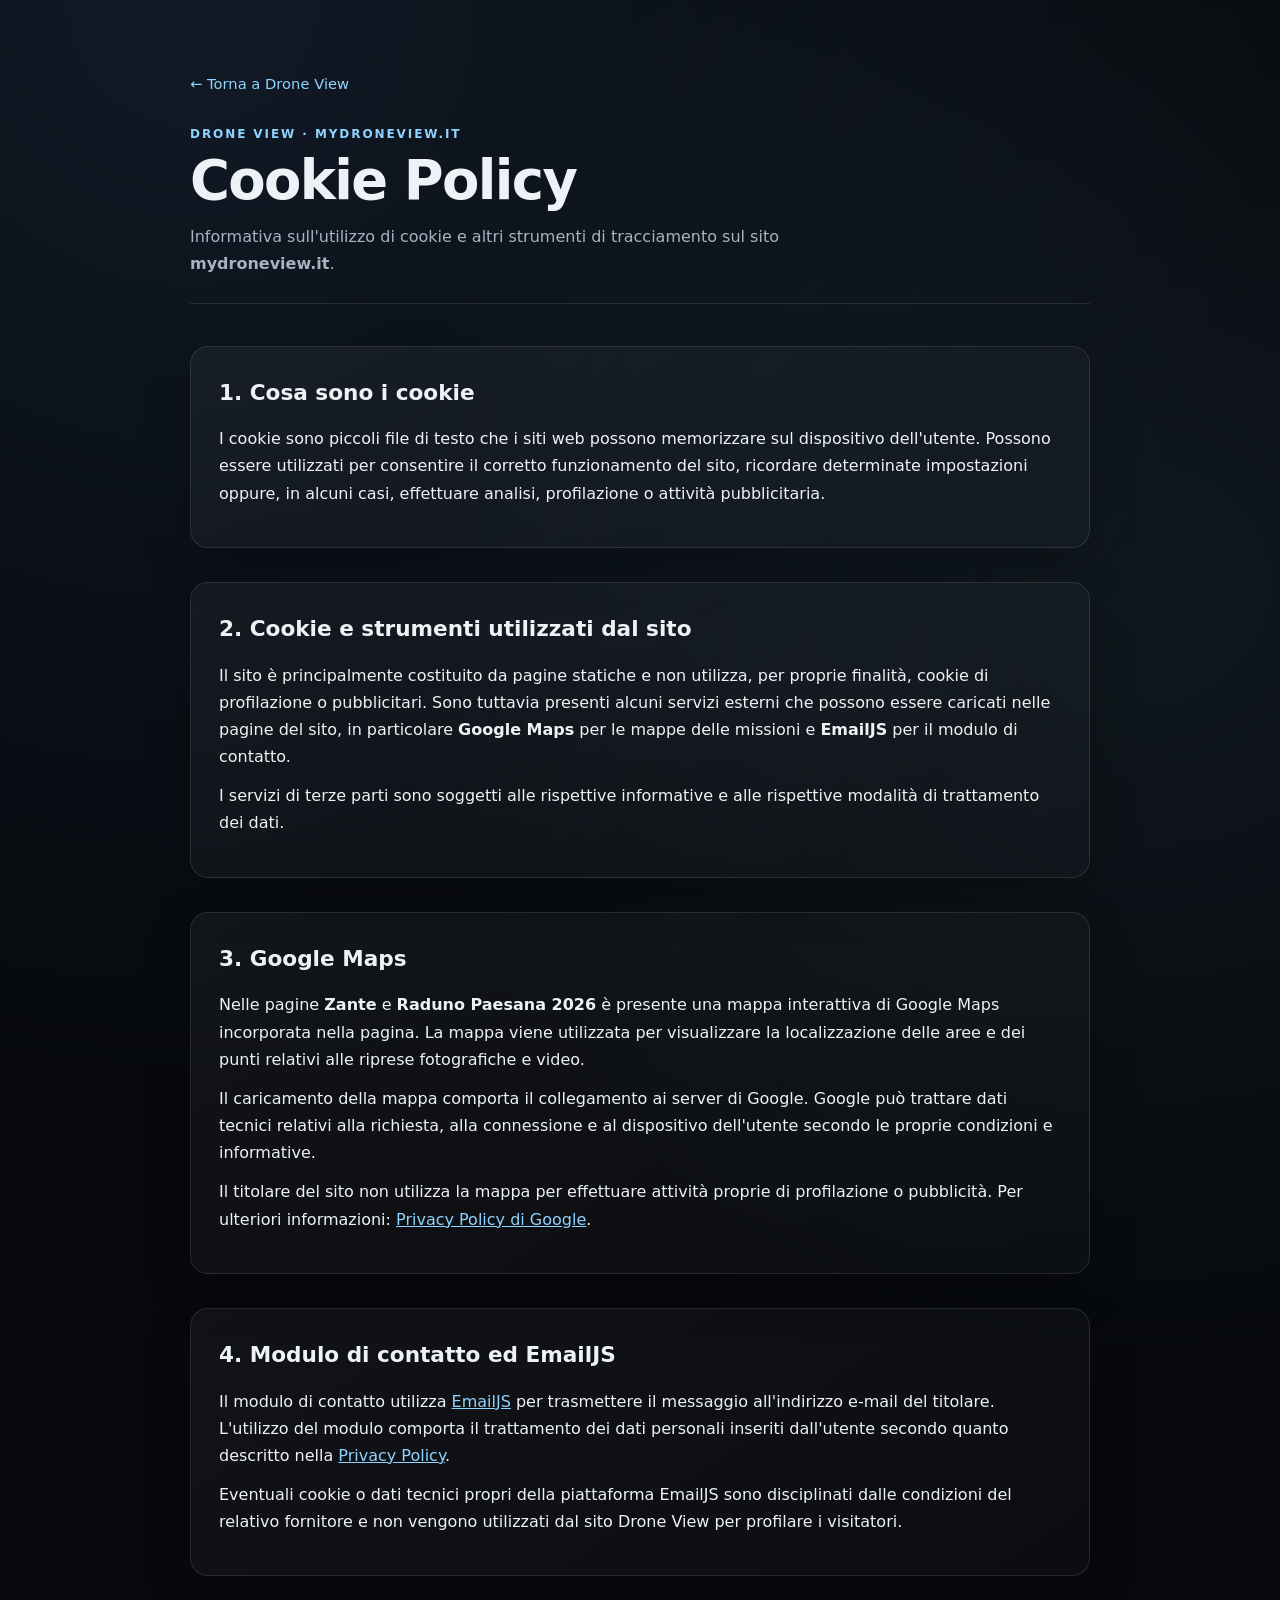
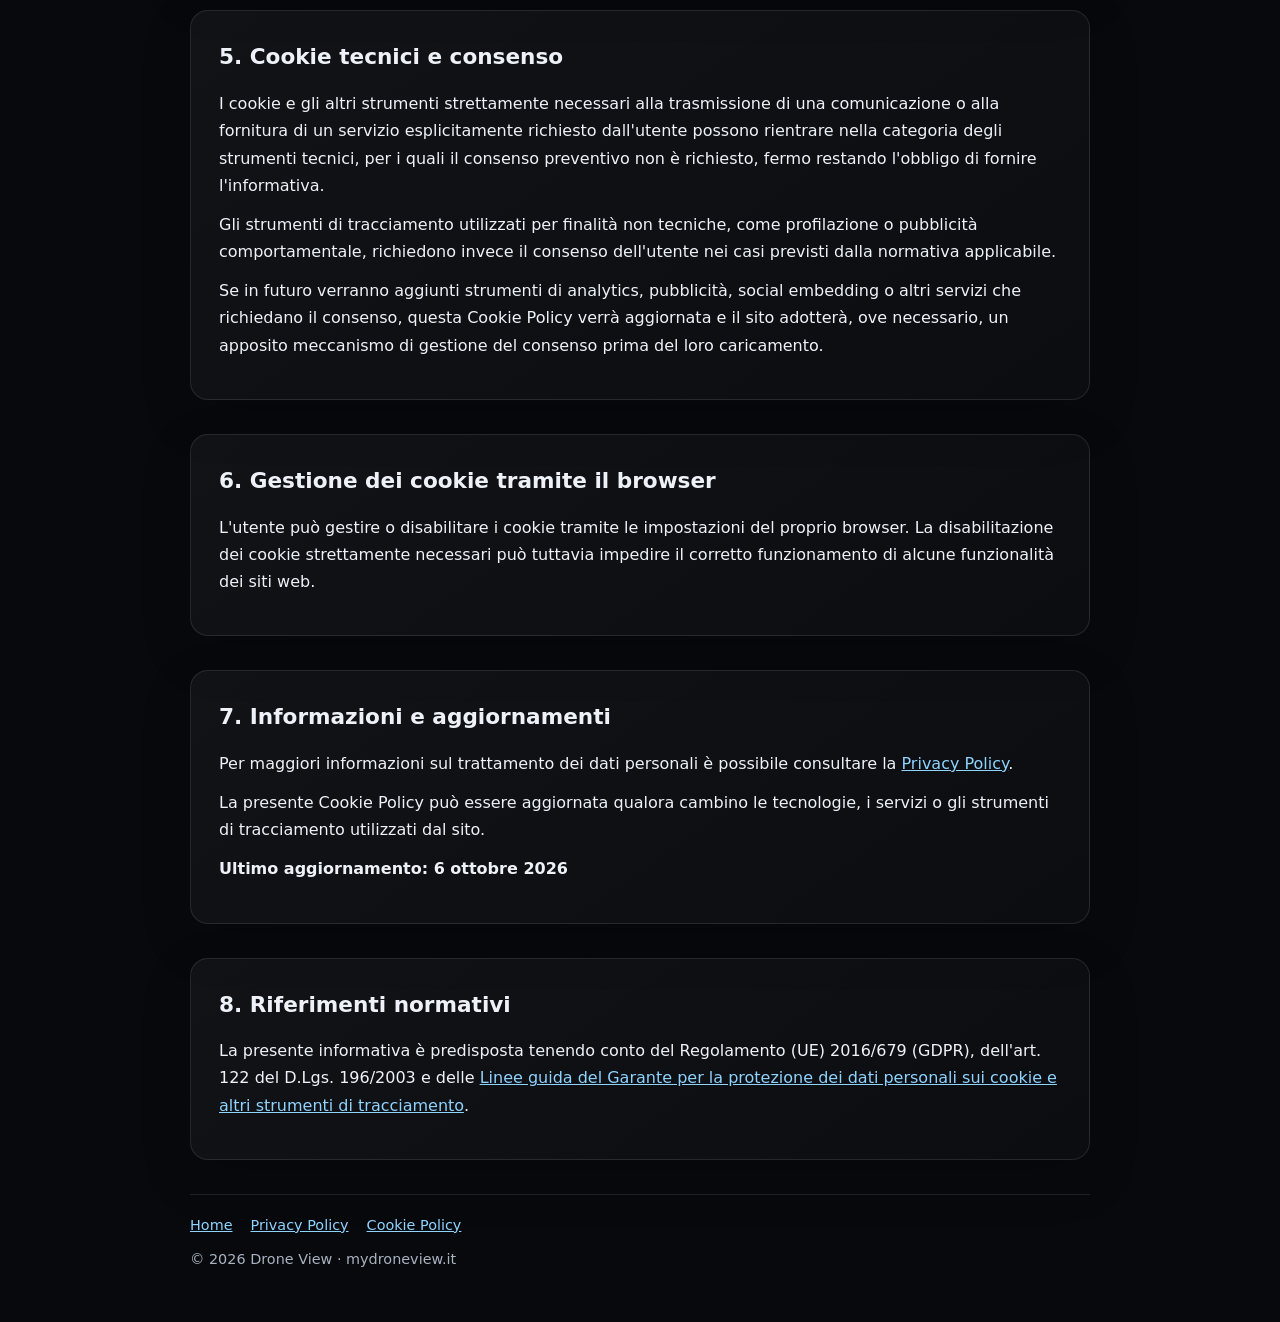
<file: pages/cookie.html>
<!doctype html><html lang="it"><head><meta charset="utf-8"><meta name="viewport" content="width=device-width,initial-scale=1"><meta name="robots" content="index,follow"><meta name="description" content="Informativa Cookie di Drone View - mydroneview.it"><title>Cookie Policy | Drone View</title><style>
:root{--bg:#07090d;--surface:#10141b;--text:#eef2f7;--muted:#a9b2bf;--accent:#8fd3ff;--border:rgba(255,255,255,.10);--max:900px}
*{box-sizing:border-box}html{scroll-behavior:smooth}body{margin:0;background:radial-gradient(circle at 15% 0%,rgba(100,170,255,.10),transparent 35%),radial-gradient(circle at 90% 20%,rgba(130,220,255,.07),transparent 30%),var(--bg);color:var(--text);font-family:Inter,ui-sans-serif,system-ui,-apple-system,BlinkMacSystemFont,"Segoe UI",sans-serif;line-height:1.7}a{color:var(--accent)}a:hover{opacity:.85}.page{width:min(calc(100% - 40px),var(--max));margin:auto;padding:70px 0 50px}.back{display:inline-flex;margin-bottom:28px;text-decoration:none;font-size:.92rem}header{margin-bottom:42px;padding-bottom:25px;border-bottom:1px solid var(--border)}.eyebrow{margin:0 0 8px;color:var(--accent);text-transform:uppercase;letter-spacing:.16em;font-size:.75rem;font-weight:700}h1{margin:0 0 12px;font-size:clamp(2rem,5vw,3.4rem);line-height:1.08;letter-spacing:-.03em}.subtitle{margin:0;color:var(--muted);max-width:720px}section{margin:0 0 34px;padding:28px;background:linear-gradient(145deg,rgba(255,255,255,.045),rgba(255,255,255,.018));border:1px solid var(--border);border-radius:18px;box-shadow:0 18px 50px rgba(0,0,0,.18)}h2{margin:0 0 14px;font-size:1.35rem}h3{margin:22px 0 8px;font-size:1.05rem}p{margin:0 0 12px}ul{margin:8px 0 14px 22px;padding:0}li{margin:5px 0}.note{padding:15px 18px;border-left:3px solid var(--accent);background:rgba(143,211,255,.06);border-radius:0 10px 10px 0;color:#dce7f2}.muted{color:var(--muted)}footer{padding-top:18px;border-top:1px solid var(--border);color:var(--muted);font-size:.9rem}.footer-links{display:flex;flex-wrap:wrap;gap:18px;margin-bottom:10px}@media(max-width:600px){.page{width:min(calc(100% - 24px),var(--max));padding-top:40px}section{padding:21px;border-radius:14px}}
</style><link rel="icon" type="image/svg+xml" href="../assets/images/logo-mark.svg"></head><body><main class="page"><a class="back" href="../index.html">← Torna a Drone View</a><header><p class="eyebrow">Drone View · mydroneview.it</p><h1>Cookie Policy</h1><p class="subtitle">Informativa sull'utilizzo di cookie e altri strumenti di tracciamento sul sito <strong>mydroneview.it</strong>.</p></header>
<section><h2>1. Cosa sono i cookie</h2><p>I cookie sono piccoli file di testo che i siti web possono memorizzare sul dispositivo dell'utente. Possono essere utilizzati per consentire il corretto funzionamento del sito, ricordare determinate impostazioni oppure, in alcuni casi, effettuare analisi, profilazione o attività pubblicitaria.</p></section>
<section><h2>2. Cookie e strumenti utilizzati dal sito</h2><p>Il sito è principalmente costituito da pagine statiche e non utilizza, per proprie finalità, cookie di profilazione o pubblicitari. Sono tuttavia presenti alcuni servizi esterni che possono essere caricati nelle pagine del sito, in particolare <strong>Google Maps</strong> per le mappe delle missioni e <strong>EmailJS</strong> per il modulo di contatto.</p><p>I servizi di terze parti sono soggetti alle rispettive informative e alle rispettive modalità di trattamento dei dati.</p></section>
<section><h2>3. Google Maps</h2><p>Nelle pagine <strong>Zante</strong> e <strong>Raduno Paesana 2026</strong> è presente una mappa interattiva di Google Maps incorporata nella pagina. La mappa viene utilizzata per visualizzare la localizzazione delle aree e dei punti relativi alle riprese fotografiche e video.</p><p>Il caricamento della mappa comporta il collegamento ai server di Google. Google può trattare dati tecnici relativi alla richiesta, alla connessione e al dispositivo dell'utente secondo le proprie condizioni e informative.</p><p>Il titolare del sito non utilizza la mappa per effettuare attività proprie di profilazione o pubblicità. Per ulteriori informazioni: <a href="https://policies.google.com/privacy" target="_blank" rel="noopener noreferrer">Privacy Policy di Google</a>.</p></section>
<section><h2>4. Modulo di contatto ed EmailJS</h2><p>Il modulo di contatto utilizza <a href="https://www.emailjs.com/" target="_blank" rel="noopener noreferrer">EmailJS</a> per trasmettere il messaggio all'indirizzo e-mail del titolare. L'utilizzo del modulo comporta il trattamento dei dati personali inseriti dall'utente secondo quanto descritto nella <a href="privacy.html">Privacy Policy</a>.</p><p>Eventuali cookie o dati tecnici propri della piattaforma EmailJS sono disciplinati dalle condizioni del relativo fornitore e non vengono utilizzati dal sito Drone View per profilare i visitatori.</p></section>
<section><h2>5. Cookie tecnici e consenso</h2><p>I cookie e gli altri strumenti strettamente necessari alla trasmissione di una comunicazione o alla fornitura di un servizio esplicitamente richiesto dall'utente possono rientrare nella categoria degli strumenti tecnici, per i quali il consenso preventivo non è richiesto, fermo restando l'obbligo di fornire l'informativa.</p><p>Gli strumenti di tracciamento utilizzati per finalità non tecniche, come profilazione o pubblicità comportamentale, richiedono invece il consenso dell'utente nei casi previsti dalla normativa applicabile.</p><p>Se in futuro verranno aggiunti strumenti di analytics, pubblicità, social embedding o altri servizi che richiedano il consenso, questa Cookie Policy verrà aggiornata e il sito adotterà, ove necessario, un apposito meccanismo di gestione del consenso prima del loro caricamento.</p></section>
<section><h2>6. Gestione dei cookie tramite il browser</h2><p>L'utente può gestire o disabilitare i cookie tramite le impostazioni del proprio browser. La disabilitazione dei cookie strettamente necessari può tuttavia impedire il corretto funzionamento di alcune funzionalità dei siti web.</p></section>
<section><h2>7. Informazioni e aggiornamenti</h2><p>Per maggiori informazioni sul trattamento dei dati personali è possibile consultare la <a href="privacy.html">Privacy Policy</a>.</p><p>La presente Cookie Policy può essere aggiornata qualora cambino le tecnologie, i servizi o gli strumenti di tracciamento utilizzati dal sito.</p><p><strong>Ultimo aggiornamento: 6 ottobre 2026</strong></p></section>
<section><h2>8. Riferimenti normativi</h2><p>La presente informativa è predisposta tenendo conto del Regolamento (UE) 2016/679 (GDPR), dell'art. 122 del D.Lgs. 196/2003 e delle <a href="https://www.garanteprivacy.it/home/docweb/-/docweb-display/docweb/9677876" target="_blank" rel="noopener noreferrer">Linee guida del Garante per la protezione dei dati personali sui cookie e altri strumenti di tracciamento</a>.</p></section><footer><div class="footer-links"><a href="index.html">Home</a><a href="privacy.html">Privacy Policy</a><a href="cookie.html">Cookie Policy</a></div><div>© 2026 Drone View · mydroneview.it</div></footer></main></body></html>
</file>
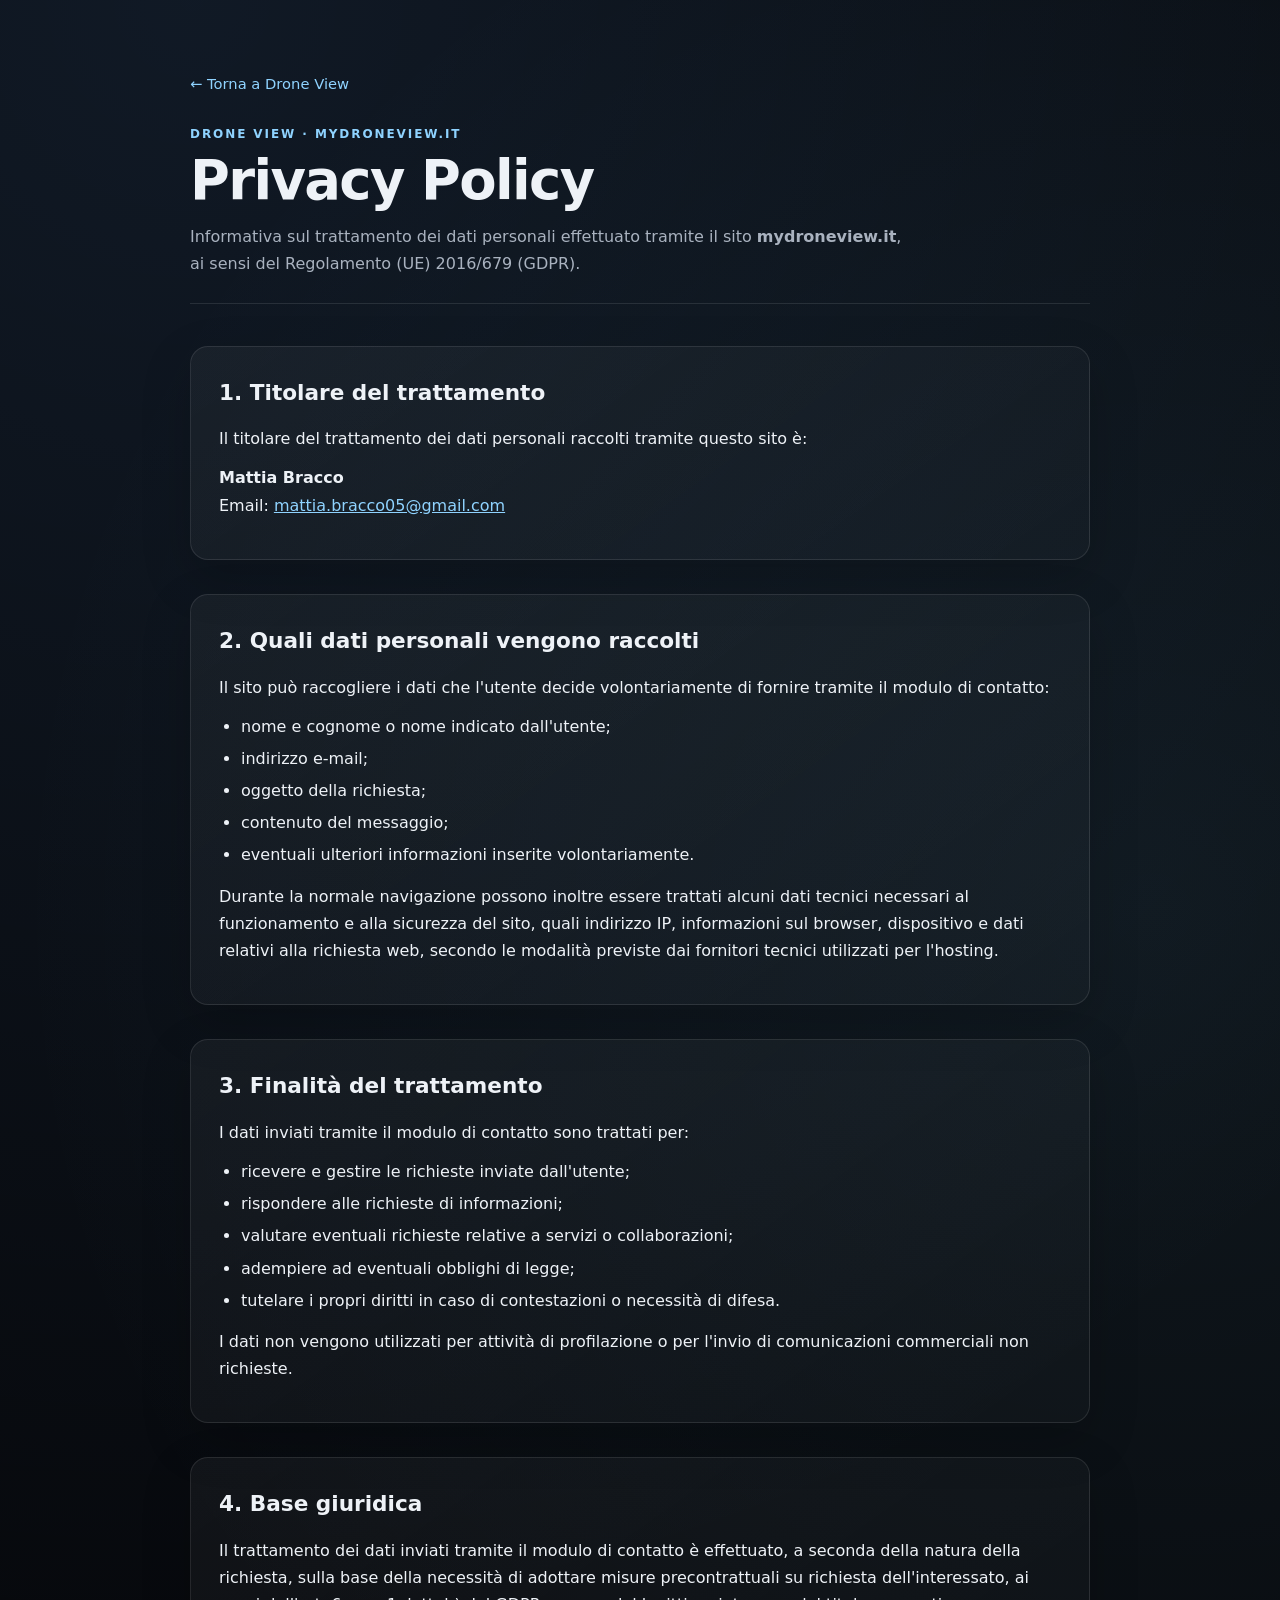
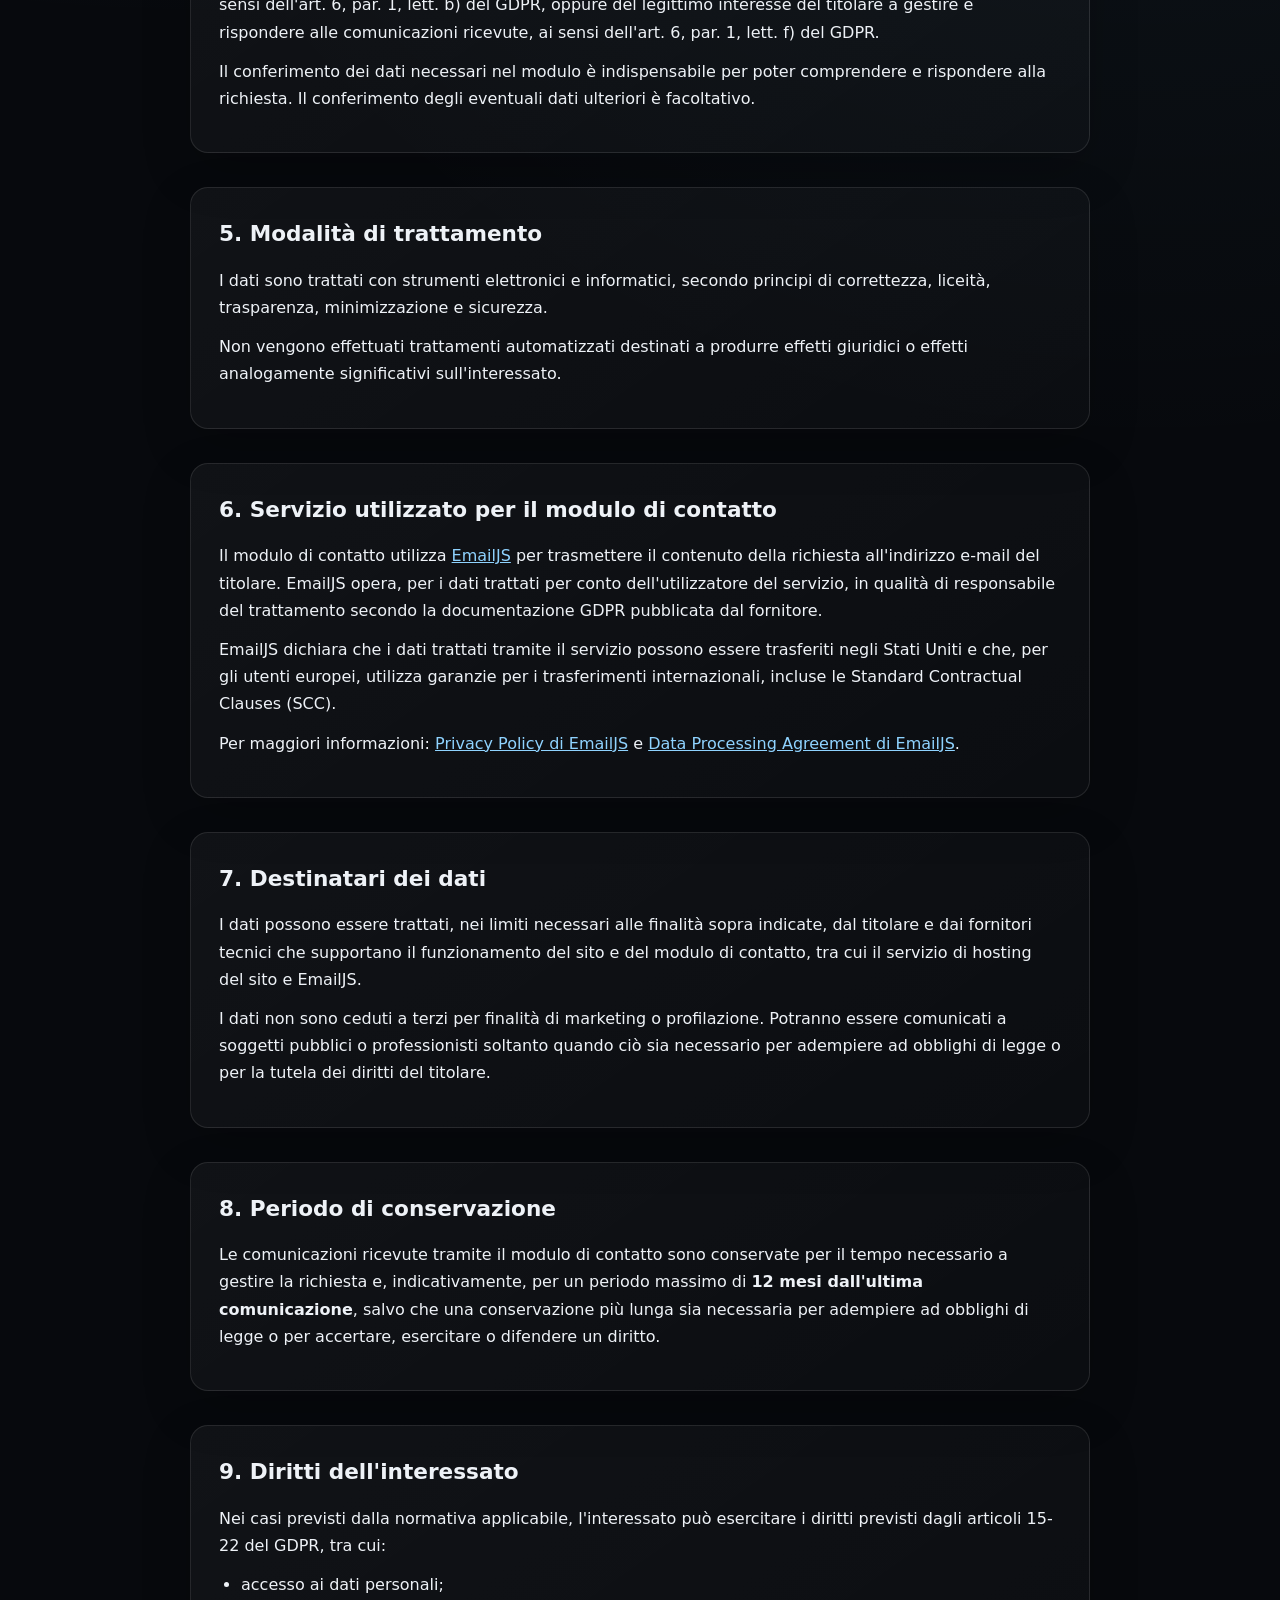
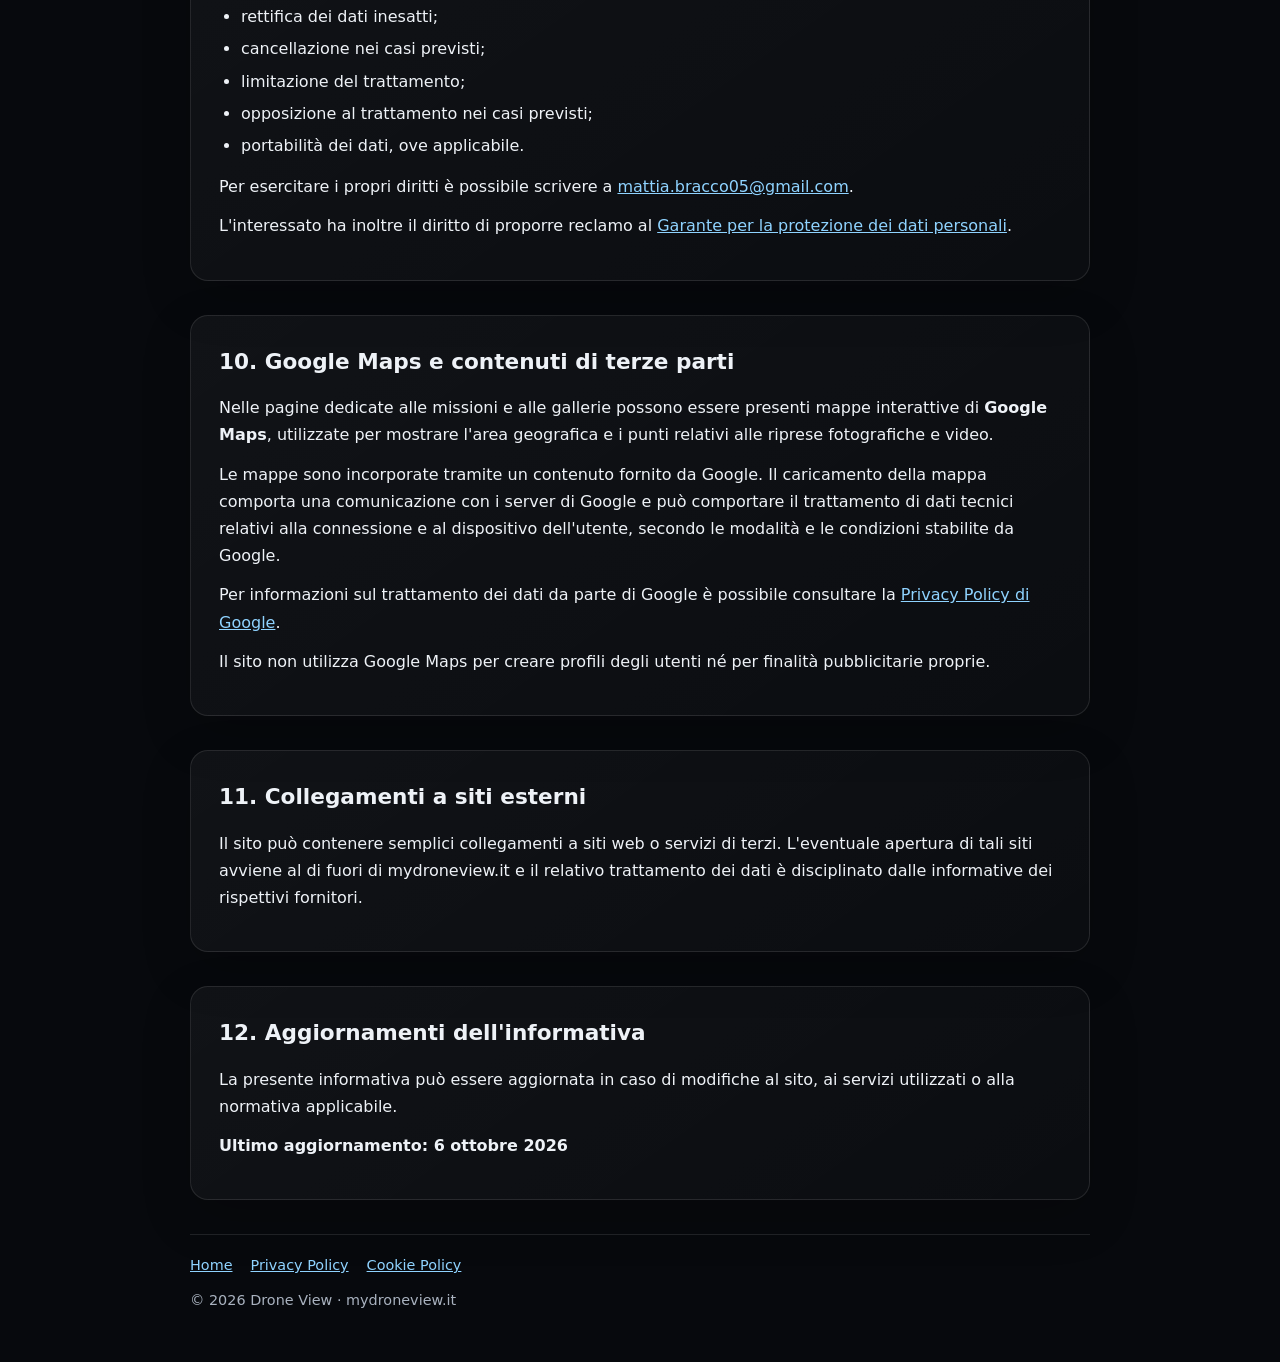
<file: pages/privacy.html>
<!doctype html><html lang="it"><head><meta charset="utf-8"><meta name="viewport" content="width=device-width,initial-scale=1"><meta name="robots" content="index,follow"><meta name="description" content="Informativa Privacy di Drone View - mydroneview.it"><title>Privacy Policy | Drone View</title><style>
:root{--bg:#07090d;--surface:#10141b;--text:#eef2f7;--muted:#a9b2bf;--accent:#8fd3ff;--border:rgba(255,255,255,.10);--max:900px}
*{box-sizing:border-box}html{scroll-behavior:smooth}body{margin:0;background:radial-gradient(circle at 15% 0%,rgba(100,170,255,.10),transparent 35%),radial-gradient(circle at 90% 20%,rgba(130,220,255,.07),transparent 30%),var(--bg);color:var(--text);font-family:Inter,ui-sans-serif,system-ui,-apple-system,BlinkMacSystemFont,"Segoe UI",sans-serif;line-height:1.7}a{color:var(--accent)}a:hover{opacity:.85}.page{width:min(calc(100% - 40px),var(--max));margin:auto;padding:70px 0 50px}.back{display:inline-flex;margin-bottom:28px;text-decoration:none;font-size:.92rem}header{margin-bottom:42px;padding-bottom:25px;border-bottom:1px solid var(--border)}.eyebrow{margin:0 0 8px;color:var(--accent);text-transform:uppercase;letter-spacing:.16em;font-size:.75rem;font-weight:700}h1{margin:0 0 12px;font-size:clamp(2rem,5vw,3.4rem);line-height:1.08;letter-spacing:-.03em}.subtitle{margin:0;color:var(--muted);max-width:720px}section{margin:0 0 34px;padding:28px;background:linear-gradient(145deg,rgba(255,255,255,.045),rgba(255,255,255,.018));border:1px solid var(--border);border-radius:18px;box-shadow:0 18px 50px rgba(0,0,0,.18)}h2{margin:0 0 14px;font-size:1.35rem}h3{margin:22px 0 8px;font-size:1.05rem}p{margin:0 0 12px}ul{margin:8px 0 14px 22px;padding:0}li{margin:5px 0}.note{padding:15px 18px;border-left:3px solid var(--accent);background:rgba(143,211,255,.06);border-radius:0 10px 10px 0;color:#dce7f2}.muted{color:var(--muted)}footer{padding-top:18px;border-top:1px solid var(--border);color:var(--muted);font-size:.9rem}.footer-links{display:flex;flex-wrap:wrap;gap:18px;margin-bottom:10px}@media(max-width:600px){.page{width:min(calc(100% - 24px),var(--max));padding-top:40px}section{padding:21px;border-radius:14px}}
</style><link rel="icon" type="image/svg+xml" href="../assets/images/logo-mark.svg"></head><body><main class="page"><a class="back" href="../index.html">← Torna a Drone View</a><header><p class="eyebrow">Drone View · mydroneview.it</p><h1>Privacy Policy</h1><p class="subtitle">Informativa sul trattamento dei dati personali effettuato tramite il sito <strong>mydroneview.it</strong>, ai sensi del Regolamento (UE) 2016/679 (GDPR).</p></header>
<section><h2>1. Titolare del trattamento</h2><p>Il titolare del trattamento dei dati personali raccolti tramite questo sito è:</p><p><strong>Mattia Bracco</strong><br>Email: <a href="mailto:mattia.bracco05@gmail.com">mattia.bracco05@gmail.com</a></p></section>
<section><h2>2. Quali dati personali vengono raccolti</h2><p>Il sito può raccogliere i dati che l'utente decide volontariamente di fornire tramite il modulo di contatto:</p><ul><li>nome e cognome o nome indicato dall'utente;</li><li>indirizzo e-mail;</li><li>oggetto della richiesta;</li><li>contenuto del messaggio;</li><li>eventuali ulteriori informazioni inserite volontariamente.</li></ul><p>Durante la normale navigazione possono inoltre essere trattati alcuni dati tecnici necessari al funzionamento e alla sicurezza del sito, quali indirizzo IP, informazioni sul browser, dispositivo e dati relativi alla richiesta web, secondo le modalità previste dai fornitori tecnici utilizzati per l'hosting.</p></section>
<section><h2>3. Finalità del trattamento</h2><p>I dati inviati tramite il modulo di contatto sono trattati per:</p><ul><li>ricevere e gestire le richieste inviate dall'utente;</li><li>rispondere alle richieste di informazioni;</li><li>valutare eventuali richieste relative a servizi o collaborazioni;</li><li>adempiere ad eventuali obblighi di legge;</li><li>tutelare i propri diritti in caso di contestazioni o necessità di difesa.</li></ul><p>I dati non vengono utilizzati per attività di profilazione o per l'invio di comunicazioni commerciali non richieste.</p></section>
<section><h2>4. Base giuridica</h2><p>Il trattamento dei dati inviati tramite il modulo di contatto è effettuato, a seconda della natura della richiesta, sulla base della necessità di adottare misure precontrattuali su richiesta dell'interessato, ai sensi dell'art. 6, par. 1, lett. b) del GDPR, oppure del legittimo interesse del titolare a gestire e rispondere alle comunicazioni ricevute, ai sensi dell'art. 6, par. 1, lett. f) del GDPR.</p><p>Il conferimento dei dati necessari nel modulo è indispensabile per poter comprendere e rispondere alla richiesta. Il conferimento degli eventuali dati ulteriori è facoltativo.</p></section>
<section><h2>5. Modalità di trattamento</h2><p>I dati sono trattati con strumenti elettronici e informatici, secondo principi di correttezza, liceità, trasparenza, minimizzazione e sicurezza.</p><p>Non vengono effettuati trattamenti automatizzati destinati a produrre effetti giuridici o effetti analogamente significativi sull'interessato.</p></section>
<section><h2>6. Servizio utilizzato per il modulo di contatto</h2><p>Il modulo di contatto utilizza <a href="https://www.emailjs.com/" target="_blank" rel="noopener noreferrer">EmailJS</a> per trasmettere il contenuto della richiesta all'indirizzo e-mail del titolare. EmailJS opera, per i dati trattati per conto dell'utilizzatore del servizio, in qualità di responsabile del trattamento secondo la documentazione GDPR pubblicata dal fornitore.</p><p>EmailJS dichiara che i dati trattati tramite il servizio possono essere trasferiti negli Stati Uniti e che, per gli utenti europei, utilizza garanzie per i trasferimenti internazionali, incluse le Standard Contractual Clauses (SCC).</p><p>Per maggiori informazioni: <a href="https://www.emailjs.com/legal/privacy-policy/" target="_blank" rel="noopener noreferrer">Privacy Policy di EmailJS</a> e <a href="https://www.emailjs.com/legal/data-protection-agreement/" target="_blank" rel="noopener noreferrer">Data Processing Agreement di EmailJS</a>.</p></section>
<section><h2>7. Destinatari dei dati</h2><p>I dati possono essere trattati, nei limiti necessari alle finalità sopra indicate, dal titolare e dai fornitori tecnici che supportano il funzionamento del sito e del modulo di contatto, tra cui il servizio di hosting del sito e EmailJS.</p><p>I dati non sono ceduti a terzi per finalità di marketing o profilazione. Potranno essere comunicati a soggetti pubblici o professionisti soltanto quando ciò sia necessario per adempiere ad obblighi di legge o per la tutela dei diritti del titolare.</p></section>
<section><h2>8. Periodo di conservazione</h2><p>Le comunicazioni ricevute tramite il modulo di contatto sono conservate per il tempo necessario a gestire la richiesta e, indicativamente, per un periodo massimo di <strong>12 mesi dall'ultima comunicazione</strong>, salvo che una conservazione più lunga sia necessaria per adempiere ad obblighi di legge o per accertare, esercitare o difendere un diritto.</p></section>
<section><h2>9. Diritti dell'interessato</h2><p>Nei casi previsti dalla normativa applicabile, l'interessato può esercitare i diritti previsti dagli articoli 15-22 del GDPR, tra cui:</p><ul><li>accesso ai dati personali;</li><li>rettifica dei dati inesatti;</li><li>cancellazione nei casi previsti;</li><li>limitazione del trattamento;</li><li>opposizione al trattamento nei casi previsti;</li><li>portabilità dei dati, ove applicabile.</li></ul><p>Per esercitare i propri diritti è possibile scrivere a <a href="mailto:mattia.bracco05@gmail.com">mattia.bracco05@gmail.com</a>.</p><p>L'interessato ha inoltre il diritto di proporre reclamo al <a href="https://www.garanteprivacy.it/" target="_blank" rel="noopener noreferrer">Garante per la protezione dei dati personali</a>.</p></section>
<section><h2>10. Google Maps e contenuti di terze parti</h2><p>Nelle pagine dedicate alle missioni e alle gallerie possono essere presenti mappe interattive di <strong>Google Maps</strong>, utilizzate per mostrare l'area geografica e i punti relativi alle riprese fotografiche e video.</p><p>Le mappe sono incorporate tramite un contenuto fornito da Google. Il caricamento della mappa comporta una comunicazione con i server di Google e può comportare il trattamento di dati tecnici relativi alla connessione e al dispositivo dell'utente, secondo le modalità e le condizioni stabilite da Google.</p><p>Per informazioni sul trattamento dei dati da parte di Google è possibile consultare la <a href="https://policies.google.com/privacy" target="_blank" rel="noopener noreferrer">Privacy Policy di Google</a>.</p><p>Il sito non utilizza Google Maps per creare profili degli utenti né per finalità pubblicitarie proprie.</p></section>
<section><h2>11. Collegamenti a siti esterni</h2><p>Il sito può contenere semplici collegamenti a siti web o servizi di terzi. L'eventuale apertura di tali siti avviene al di fuori di mydroneview.it e il relativo trattamento dei dati è disciplinato dalle informative dei rispettivi fornitori.</p></section>
<section><h2>12. Aggiornamenti dell'informativa</h2><p>La presente informativa può essere aggiornata in caso di modifiche al sito, ai servizi utilizzati o alla normativa applicabile.</p><p><strong>Ultimo aggiornamento: 6 ottobre 2026</strong></p></section><footer><div class="footer-links"><a href="index.html">Home</a><a href="privacy.html">Privacy Policy</a><a href="./cookie.html">Cookie Policy</a></div><div>© 2026 Drone View · mydroneview.it</div></footer></main></body></html>
</file>
